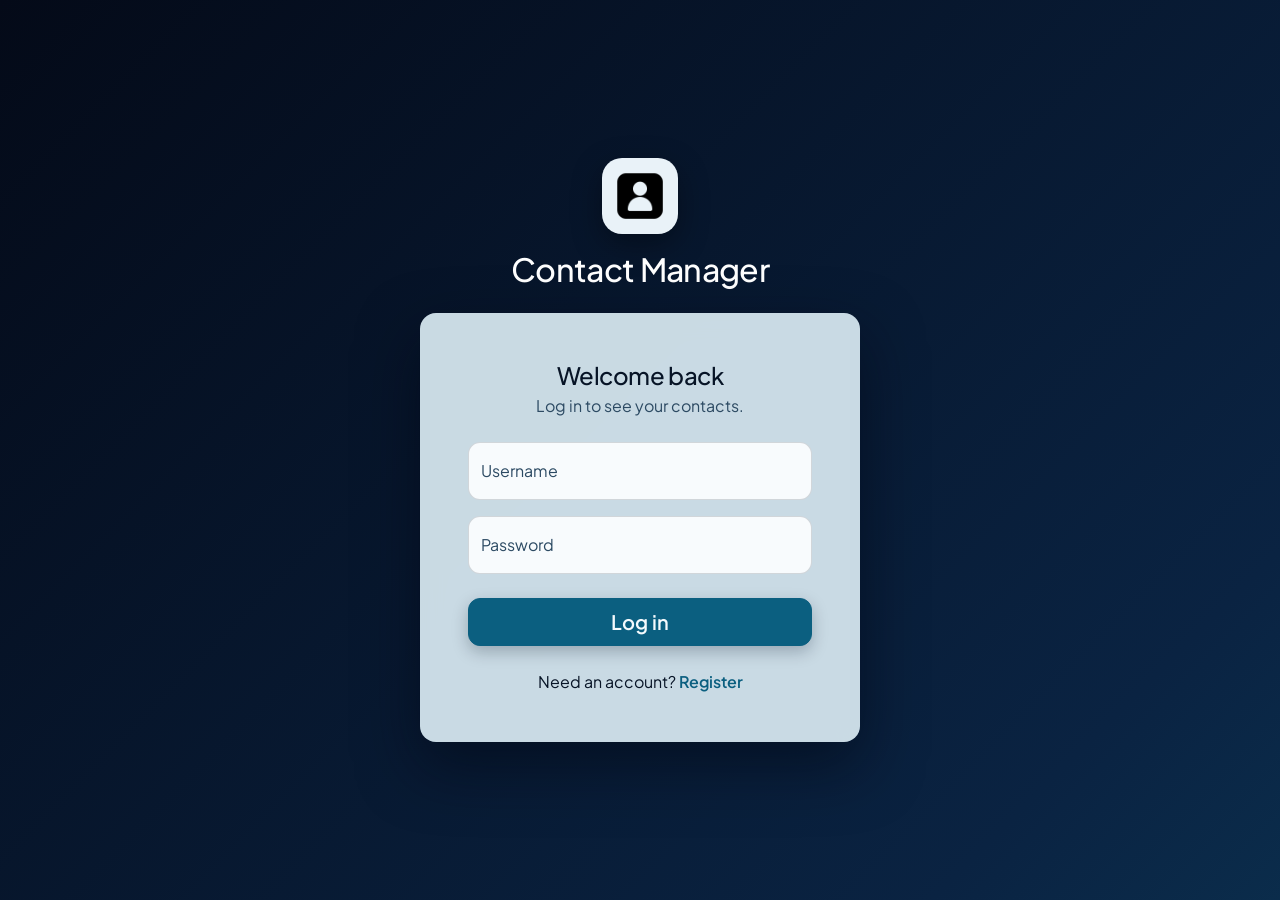
<file: index.html>
<!DOCTYPE html>
<html lang="en">
<head>
    <meta charset="UTF-8">
    <meta name="viewport" content="width=device-width, initial-scale=1.0">
    <title>Contact Manager — Login</title>
    <link href="https://cdn.jsdelivr.net/npm/bootstrap@5.3.3/dist/css/bootstrap.min.css" rel="stylesheet">
    <link rel="stylesheet" href="css/auth.css">
</head>
<body>
    <main class="container min-vh-100 d-flex flex-column align-items-center justify-content-center py-5">
        <header class="text-center mb-4">
            <img class="auth-logo mb-3" src="media/contactLogo.png" alt="Contact Manager logo">
            <h1 class="h2 mb-0 text-white">Contact Manager</h1>
        </header>

        <section class="card auth-card rounded-4 border-0">
            <div class="card-body p-4 p-md-5">
                <h2 class="h4 text-center mb-1">Welcome back</h2>
                <p class="text-center text-body-secondary mb-4">Log in to see your contacts.</p>

                <div id="formMessage" class="alert d-none" role="status"></div>

                <form id="loginForm" novalidate>
                    <div class="form-floating mb-3">
                        <input class="form-control" type="text" id="username" name="username" placeholder="Username" autocomplete="username" required>
                        <label for="username">Username</label>
                    </div>
                    <div class="form-floating mb-4">
                        <input class="form-control" type="password" id="password" name="password" placeholder="Password" autocomplete="current-password" required>
                        <label for="password">Password</label>
                    </div>
                    <button class="btn btn-login btn-lg w-100" type="submit">Log in</button>
                </form>

                <p class="text-center mt-4 mb-0">
                    Need an account? <a href="register.html">Register</a>
                </p>
            </div>
        </section>
    </main>
    <script src="js/auth.js"></script>
</body>
</html>
</file>
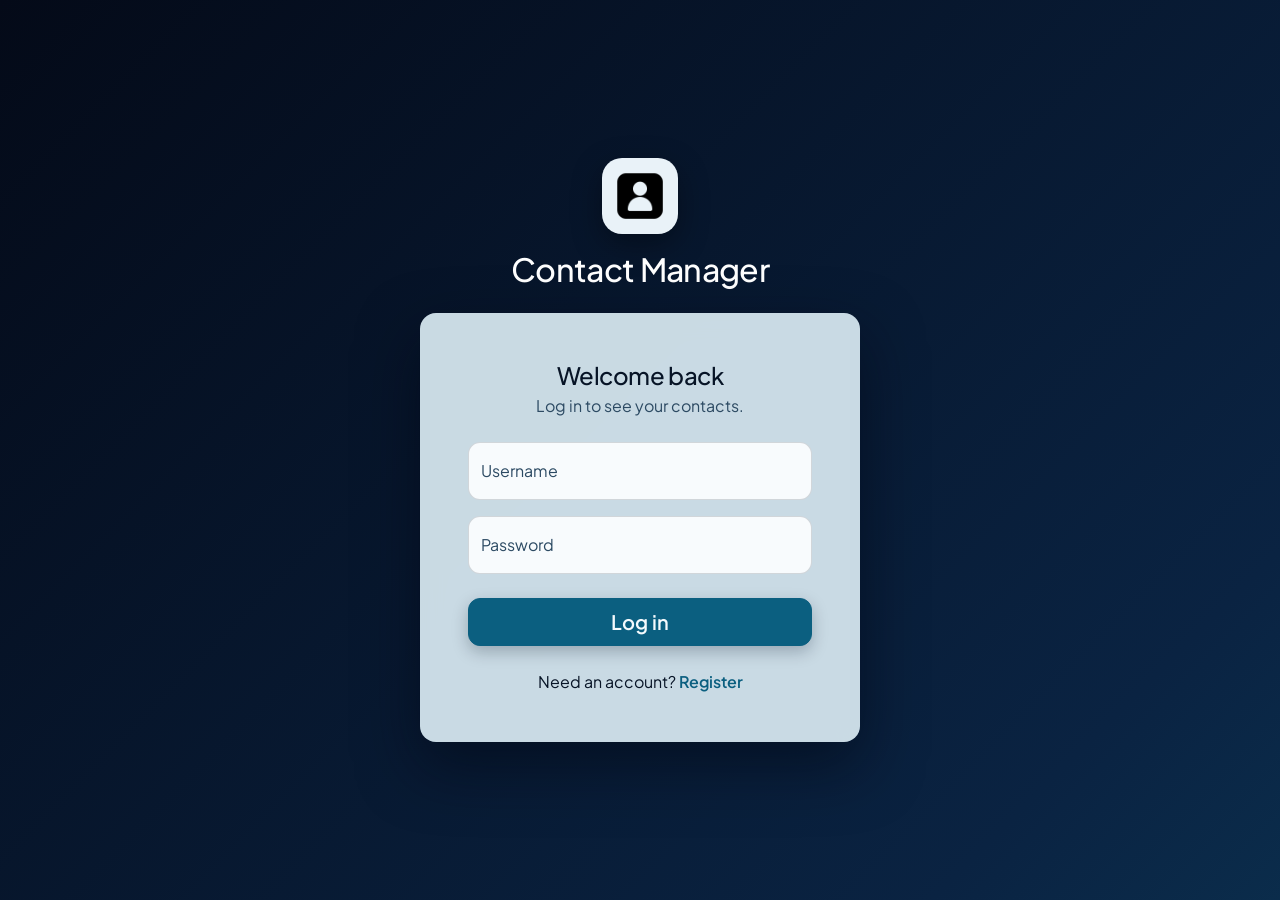
<file: admin.html>
<!DOCTYPE html>
<html lang="en">
<head>
    <meta charset="UTF-8">
    <meta name="viewport" content="width=device-width, initial-scale=1.0">
    <title>Contact Manager — Admin</title>
    <link href="https://cdn.jsdelivr.net/npm/bootstrap@5.3.3/dist/css/bootstrap.min.css" rel="stylesheet">
    <link rel="stylesheet" href="css/auth.css">
</head>
<body>
    <main class="container dashboard-shell py-5">
        <header class="d-flex justify-content-between align-items-center mb-4">
            <div>
                <h1 class="h3 mb-1">Admin</h1>
                <p id="userGreeting" class="mb-0">Sign in to manage users. <a id="loginLink" href="index.html">Log in</a></p>
            </div>
            <div class="d-flex gap-2">
                <a class="btn btn-outline-light" href="dashboard.html">Contacts</a>
                <button id="logoutButton" class="btn btn-outline-light" type="button">Log out</button>
            </div>
        </header>

        <section class="contact-board rounded-3 p-4">
            <label class="form-label" for="userSearch">Search users</label>
            <input id="userSearch" class="form-control mb-3" type="search" placeholder="Search by name or username" autocomplete="off">

            <div id="listMessage" class="alert d-none" role="status"></div>

            <ul id="userList" class="contact-list"></ul>
        </section>
    </main>
    <script src="js/auth.js"></script>
    <script src="js/admin.js"></script>
</body>
</html>
</file>
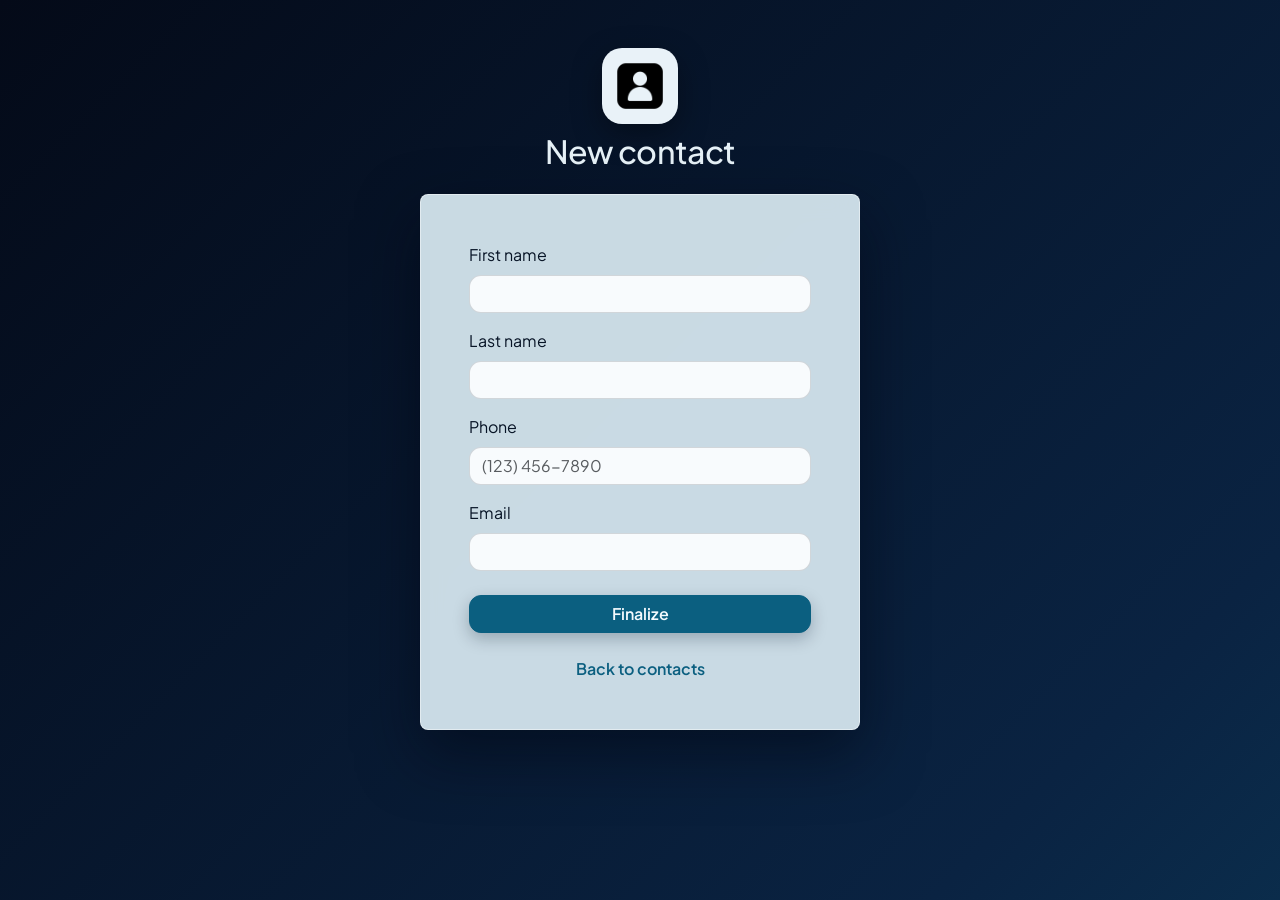
<file: create.html>
<!DOCTYPE html>
<html lang="en">
<head>
    <meta charset="UTF-8">
    <meta name="viewport" content="width=device-width, initial-scale=1.0">
    <title>Contact Manager — New contact</title>
    <link href="https://cdn.jsdelivr.net/npm/bootstrap@5.3.3/dist/css/bootstrap.min.css" rel="stylesheet">
    <link rel="stylesheet" href="css/auth.css">
</head>
<body>
    <main class="container d-flex flex-column align-items-center justify-content-center py-5">
        <header class="text-center mb-4">
            <img class="auth-logo mb-2" src="media/contactLogo.png" alt="Contact Manager logo">
            <h1 class="h2 mb-0">New contact</h1>
        </header>

        <section class="auth-card rounded-3 p-4 p-md-5">
            <div id="formMessage" class="alert d-none" role="status"></div>

            <form id="createForm" novalidate>
                <div class="mb-3">
                    <label class="form-label" for="firstName">First name</label>
                    <input class="form-control" type="text" id="firstName" name="firstName" autocomplete="given-name" maxlength="50" required>
                </div>
                <div class="mb-3">
                    <label class="form-label" for="lastName">Last name</label>
                    <input class="form-control" type="text" id="lastName" name="lastName" autocomplete="family-name" maxlength="50" required>
                </div>
                <div class="mb-3">
                    <label class="form-label" for="phone">Phone</label>
                    <input class="form-control" type="tel" id="phone" name="phone" autocomplete="tel" inputmode="numeric" maxlength="14" placeholder="(123) 456-7890" required>
                </div>
                <div class="mb-4">
                    <label class="form-label" for="email">Email</label>
                    <input class="form-control" type="email" id="email" name="email" autocomplete="email" maxlength="50" required>
                </div>
                <button class="btn btn-login w-100" type="submit">Finalize</button>
            </form>

            <p class="text-center mt-4 mb-0">
                <a href="dashboard.html">Back to contacts</a>
            </p>
        </section>
    </main>
    <script src="js/auth.js"></script>
    <script src="js/contacts.js"></script>
</body>
</html>
</file>
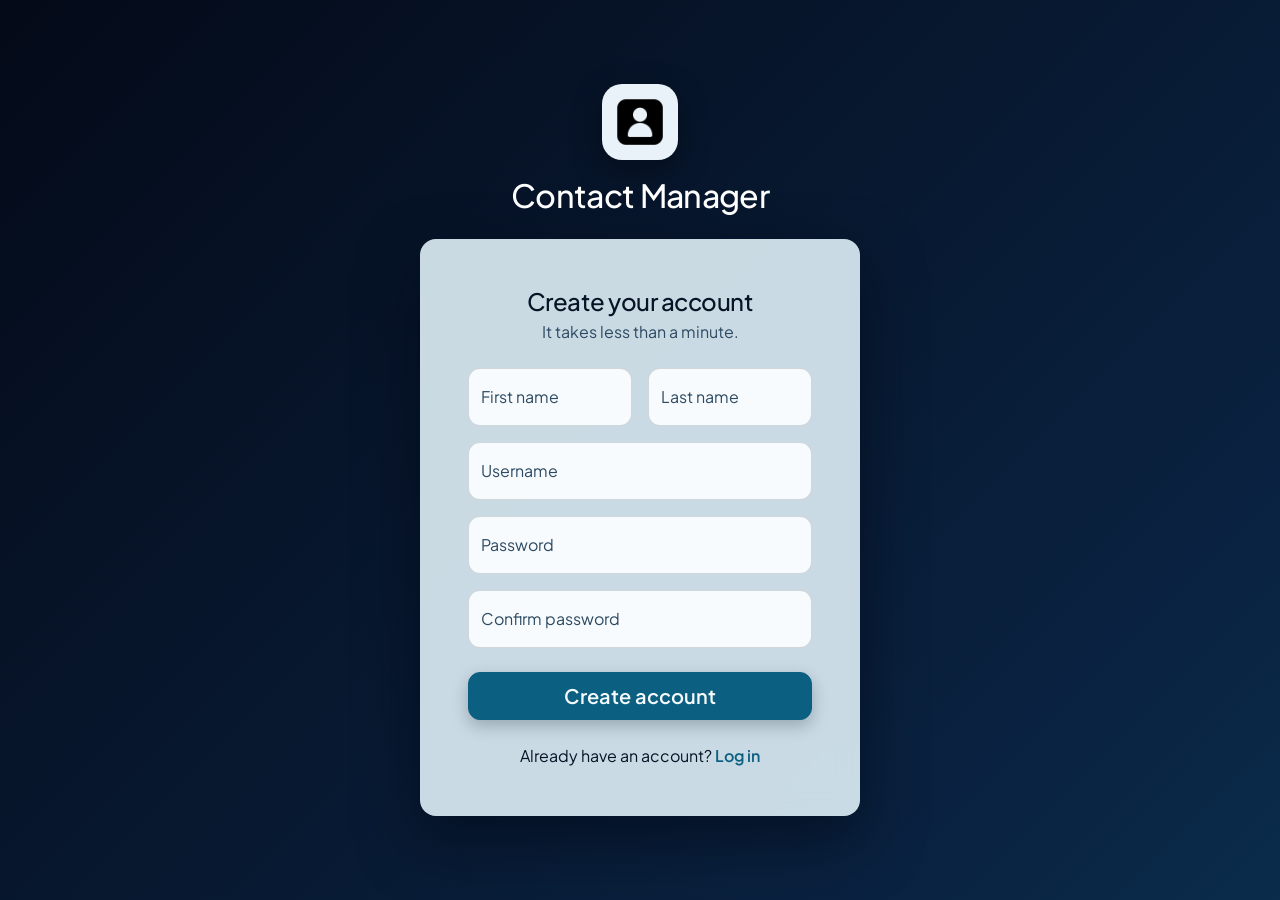
<file: register.html>
<!DOCTYPE html>
<html lang="en">
<head>
    <meta charset="UTF-8">
    <meta name="viewport" content="width=device-width, initial-scale=1.0">
    <title>Contact Manager — Register</title>
    <link href="https://cdn.jsdelivr.net/npm/bootstrap@5.3.3/dist/css/bootstrap.min.css" rel="stylesheet">
    <link rel="stylesheet" href="css/auth.css">
</head>
<body>
    <main class="container min-vh-100 d-flex flex-column align-items-center justify-content-center py-5">
        <header class="text-center mb-4">
            <img class="auth-logo mb-3" src="media/contactLogo.png" alt="Contact Manager logo">
            <h1 class="h2 mb-0 text-white">Contact Manager</h1>
        </header>

        <section class="card auth-card rounded-4 border-0">
            <div class="card-body p-4 p-md-5">
                <h2 class="h4 text-center mb-1">Create your account</h2>
                <p class="text-center text-body-secondary mb-4">It takes less than a minute.</p>

                <div id="formMessage" class="alert d-none" role="status"></div>

                <form id="registerForm" novalidate>
                    <div class="row g-3 mb-3">
                        <div class="col-sm-6">
                            <div class="form-floating">
                                <input class="form-control" type="text" id="firstName" name="firstName" placeholder="First name" autocomplete="given-name" maxlength="50" required>
                                <label for="firstName">First name</label>
                            </div>
                        </div>
                        <div class="col-sm-6">
                            <div class="form-floating">
                                <input class="form-control" type="text" id="lastName" name="lastName" placeholder="Last name" autocomplete="family-name" maxlength="50" required>
                                <label for="lastName">Last name</label>
                            </div>
                        </div>
                    </div>
                    <div class="form-floating mb-3">
                        <input class="form-control" type="email" id="username" name="username" placeholder="Username" autocomplete="username" maxlength="50" required>
                        <label for="username">Username</label>
                    </div>
                    <div class="form-floating mb-3">
                        <input class="form-control" type="password" id="password" name="password" placeholder="Password" autocomplete="new-password" maxlength="72" required>
                        <label for="password">Password</label>
                    </div>
                    <div class="form-floating mb-4">
                        <input class="form-control" type="password" id="confirmPassword" name="confirmPassword" placeholder="Confirm password" autocomplete="new-password" maxlength="72" required>
                        <label for="confirmPassword">Confirm password</label>
                    </div>
                    <button class="btn btn-login btn-lg w-100" type="submit">Create account</button>
                </form>

                <p class="text-center mt-4 mb-0">
                    Already have an account? <a href="index.html">Log in</a>
                </p>
            </div>
        </section>
    </main>
    <script src="js/auth.js"></script>
</body>
</html>
</file>
<file: css/auth.css>
@import url("https://fonts.googleapis.com/css2?family=Plus+Jakarta+Sans:wght@400;500;600;700;800&display=swap");

/* ------------------------------------------------------------------
   Design tokens
   Depth rule: the further a surface sits from the background,
   the lighter it is.
     layer-0  animated background (darkest)
     layer-1  cards / boards
     layer-2  inputs, lists, sub-cards
     layer-3  open rows, hovered rows (lightest)
------------------------------------------------------------------- */
:root {
    --cm-bg-1: #040a18;
    --cm-bg-2: #0a2342;
    --cm-bg-3: #0d5170;
    --cm-bg-4: #1c8ba8;

    --cm-layer-1: rgba(214, 231, 240, 0.94);
    --cm-layer-2: #e9f2f8;
    --cm-layer-3: #f8fbfd;

    --cm-ink: #071426;
    --cm-ink-soft: #2c4a63;
    --cm-accent: #0b5f80;
    --cm-accent-hover: #0e7aa3;
    --cm-line: rgba(7, 20, 38, 0.16);
}

/* ------------------------------------------------------------------
   Animated gradient background (dark blue -> cyan -> back)
------------------------------------------------------------------- */
body {
    min-height: 100vh;
    margin: 0;
    background-color: var(--cm-bg-1);
    color: #e6f1f7;
    font-family: "Plus Jakarta Sans", system-ui, -apple-system, "Segoe UI", Roboto, sans-serif;
}

body::before {
    content: "";
    position: fixed;
    inset: 0;
    z-index: -1;
    background: linear-gradient(
        135deg,
        var(--cm-bg-1) 0%,
        var(--cm-bg-2) 28%,
        var(--cm-bg-3) 55%,
        var(--cm-bg-4) 78%,
        var(--cm-bg-2) 100%
    );
    background-size: 300% 300%;
    animation: gradient-drift 22s ease-in-out infinite;
    will-change: background-position;
}

@keyframes gradient-drift {
    0%   { background-position: 0% 50%; }
    50%  { background-position: 100% 50%; }
    100% { background-position: 0% 50%; }
}

@media (prefers-reduced-motion: reduce) {
    body::before {
        animation: none;
    }
}

h1, h2, h3 {
    letter-spacing: -0.02em;
    font-weight: 700;
}

/* ------------------------------------------------------------------
   Login / register / create card  (layer 1)
------------------------------------------------------------------- */
.auth-logo {
    width: 76px;
    height: 76px;
    padding: 10px;
    object-fit: contain;
    background: var(--cm-layer-2);
    border-radius: 1.25rem;
    box-shadow: 0 10px 30px rgba(0, 0, 0, 0.35);
}

.auth-card {
    --bs-card-bg: var(--cm-layer-1);
    --bs-card-color: var(--cm-ink);
    width: min(100%, 440px);
    background: var(--cm-layer-1);
    color: var(--cm-ink);
    border: 1px solid rgba(255, 255, 255, 0.45);
    box-shadow: 0 24px 60px rgba(2, 8, 20, 0.55);
    -webkit-backdrop-filter: blur(12px);
    backdrop-filter: blur(12px);
}

.auth-card .text-body-secondary {
    color: var(--cm-ink-soft) !important;
}

/* Inputs sit one layer above the card */
.auth-card .form-control,
.contact-board .form-control {
    background: var(--cm-layer-3);
    color: var(--cm-ink);
    border: 1px solid var(--cm-line);
    border-radius: 0.75rem;
}

.auth-card .form-floating > label {
    color: var(--cm-ink-soft);
}

.auth-card .form-control:focus,
.contact-board .form-control:focus {
    background: #fff;
    color: var(--cm-ink);
    border-color: var(--cm-accent-hover);
    box-shadow: 0 0 0 0.2rem rgba(14, 122, 163, 0.28);
}

.auth-card a,
.contact-board a:not(.btn) {
    color: var(--cm-accent);
    font-weight: 600;
    text-decoration: none;
}

.auth-card a:hover,
.auth-card a:focus-visible {
    color: var(--cm-accent-hover);
    text-decoration: underline;
}

/* ------------------------------------------------------------------
   Primary button (used on every page)
------------------------------------------------------------------- */
.btn-login {
    --bs-btn-color: #f4fafd;
    --bs-btn-bg: var(--cm-accent);
    --bs-btn-border-color: var(--cm-accent);
    --bs-btn-hover-color: #fff;
    --bs-btn-hover-bg: var(--cm-accent-hover);
    --bs-btn-hover-border-color: var(--cm-accent-hover);
    --bs-btn-focus-shadow-rgb: 14, 122, 163;
    --bs-btn-active-color: #fff;
    --bs-btn-active-bg: #094c66;
    --bs-btn-active-border-color: #094c66;
    --bs-btn-border-radius: 0.75rem;
    font-weight: 600;
    box-shadow: 0 6px 16px rgba(7, 20, 38, 0.25);
}

/* ------------------------------------------------------------------
   Dashboard (kept in sync so it matches the new look)
------------------------------------------------------------------- */
.dashboard-shell {
    max-width: 880px;
}

.contact-board {
    width: 100%;
    background: var(--cm-layer-1);
    color: var(--cm-ink);
    border: 1px solid rgba(255, 255, 255, 0.45);
    box-shadow: 0 24px 60px rgba(2, 8, 20, 0.55);
    -webkit-backdrop-filter: blur(12px);
    backdrop-filter: blur(12px);
}

.contact-list {
    max-height: 60vh;
    overflow-y: auto;
    list-style: none;
    margin: 0;
    padding: 0;
    border: 1px solid var(--cm-line);
    border-radius: 0.75rem;
    background: var(--cm-layer-2);
}

.sort-item {
    padding: 0.35rem 0.2rem 0.45rem;
    cursor: pointer;
    font-weight: 600;
}

.sort-item:hover,
.sort-item:focus,
.sort-item:focus-visible {
    outline: none;
}

.contact-list::-webkit-scrollbar {
    width: 10px;
}

.contact-list::-webkit-scrollbar-thumb {
    background: var(--cm-accent);
    border-radius: 5px;
}

.contact-row + .contact-row {
    border-top: 1px solid var(--cm-line);
}

.contact-summary {
    display: flex;
    flex-wrap: wrap;
    align-items: center;
    gap: 0.5rem 1.25rem;
    padding: 0.8rem 1rem;
}

.collapse-toggle {
    margin-left: auto;
    flex: none;
    display: inline-flex;
    align-items: center;
    justify-content: center;
    width: 2rem;
    height: 2rem;
    padding: 0;
    border: none;
    border-radius: 0.5rem;
    background: transparent;
    color: var(--cm-ink-soft);
}

.collapse-toggle:hover,
.collapse-toggle:focus-visible {
    background: rgba(11, 95, 128, 0.12);
    color: var(--cm-accent);
    outline: none;
}

.collapse-arrow {
    display: block;
    width: 0.5rem;
    height: 0.5rem;
    border-right: 2px solid currentColor;
    border-bottom: 2px solid currentColor;
    transform: rotate(-45deg);
    transition: transform 0.15s ease;
}

.contact-row.is-open .collapse-arrow {
    transform: rotate(45deg);
}

.contact-name {
    background: none;
    border: none;
    padding: 0;
    color: var(--cm-ink);
    font-weight: 600;
    text-align: left;
}

.contact-name:hover,
.contact-name:focus {
    text-decoration: underline;
}

.contact-meta {
    color: var(--cm-ink-soft);
    min-width: 0;
}

.contact-empty {
    padding: 1rem;
    margin: 0;
}

/* Open row is the lightest layer */
.contact-row.is-open {
    background: var(--cm-layer-3);
    color: var(--cm-ink);
    box-shadow: inset 4px 0 0 var(--cm-accent);
}

.contact-row.is-open .contact-name,
.contact-row.is-open .contact-meta,
.contact-row.is-open .field-label,
.contact-row.is-open .field-value {
    color: var(--cm-ink);
}

.contact-detail {
    display: none;
    padding: 0 1rem 0.85rem;
}

.contact-row.is-open .contact-detail {
    display: block;
}

.contact-field {
    display: flex;
    align-items: center;
    gap: 0.75rem;
    padding: 0.45rem 0;
    border-top: 1px solid var(--cm-line);
}

.field-label {
    width: 6.5rem;
    flex: none;
    font-weight: 600;
}

.field-value,
.field-input {
    flex: 1;
    min-width: 0;
}

.field-input {
    border: 1px solid var(--cm-line);
    border-radius: 0.5rem;
    background: #fff;
    color: var(--cm-ink);
    padding: 0.2rem 0.5rem;
}

.field-input:focus {
    outline: none;
    border-color: var(--cm-accent-hover);
    box-shadow: 0 0 0 0.15rem rgba(14, 122, 163, 0.28);
}

.field-action {
    margin-left: auto;
    flex: none;
    background: var(--cm-accent);
    color: #fff;
    border: none;
    border-radius: 0.5rem;
    padding: 0.2rem 0.75rem;
}

.field-action:hover,
.field-action:focus {
    background: var(--cm-accent-hover);
    color: #fff;
}

#deleteButton.is-armed {
    outline: 2px solid var(--cm-ink);
    outline-offset: 2px;
}

.contact-check {
    width: 1.05rem;
    height: 1.05rem;
    margin: 0;
    flex: none;
    accent-color: var(--cm-accent);
}

/* ------------------------------------------------------------------
   Admin page
------------------------------------------------------------------- */
.admin-badge {
    display: inline-block;
    padding: 0.1rem 0.55rem;
    border-radius: 0.45rem;
    font-size: 0.75rem;
    font-weight: 700;
    letter-spacing: 0.02em;
    text-transform: uppercase;
}

.admin-badge-admin {
    background: rgba(11, 95, 128, 0.15);
    color: var(--cm-accent);
}

.admin-badge-disabled {
    background: rgba(140, 40, 40, 0.12);
    color: #8c2828;
}

.admin-summary {
    display: flex;
    flex-wrap: nowrap;
    align-items: center;
    gap: 0.75rem 1rem;
    width: 100%;
}

.admin-identity {
    display: flex;
    flex-wrap: wrap;
    align-items: baseline;
    gap: 0.5rem 1rem;
    min-width: 0;
    flex: 1 1 auto;
}

.admin-actions {
    display: flex;
    flex-wrap: wrap;
    gap: 0.5rem;
    padding: 0.65rem 0 0.25rem;
    border-top: 1px solid var(--cm-line);
}

.admin-password-form {
    margin-top: 0.5rem;
    padding: 0.75rem;
    border: 1px solid var(--cm-line);
    border-radius: 0.75rem;
    background: var(--cm-layer-2);
}

.admin-contacts {
    margin-top: 0.75rem;
    padding: 0.75rem;
    border: 1px solid var(--cm-line);
    border-radius: 0.75rem;
    background: var(--cm-layer-2);
}

.admin-contacts-heading {
    font-weight: 700;
    margin-bottom: 0.5rem;
}

.admin-contact-list {
    list-style: none;
    margin: 0;
    padding: 0;
    max-height: 220px;
    overflow-y: auto;
}

.admin-contact-list li {
    padding: 0.4rem 0;
    border-top: 1px solid var(--cm-line);
    color: var(--cm-ink-soft);
    font-size: 0.95rem;
}

.admin-contact-list li:first-child {
    border-top: none;
    padding-top: 0;
}
</file>
